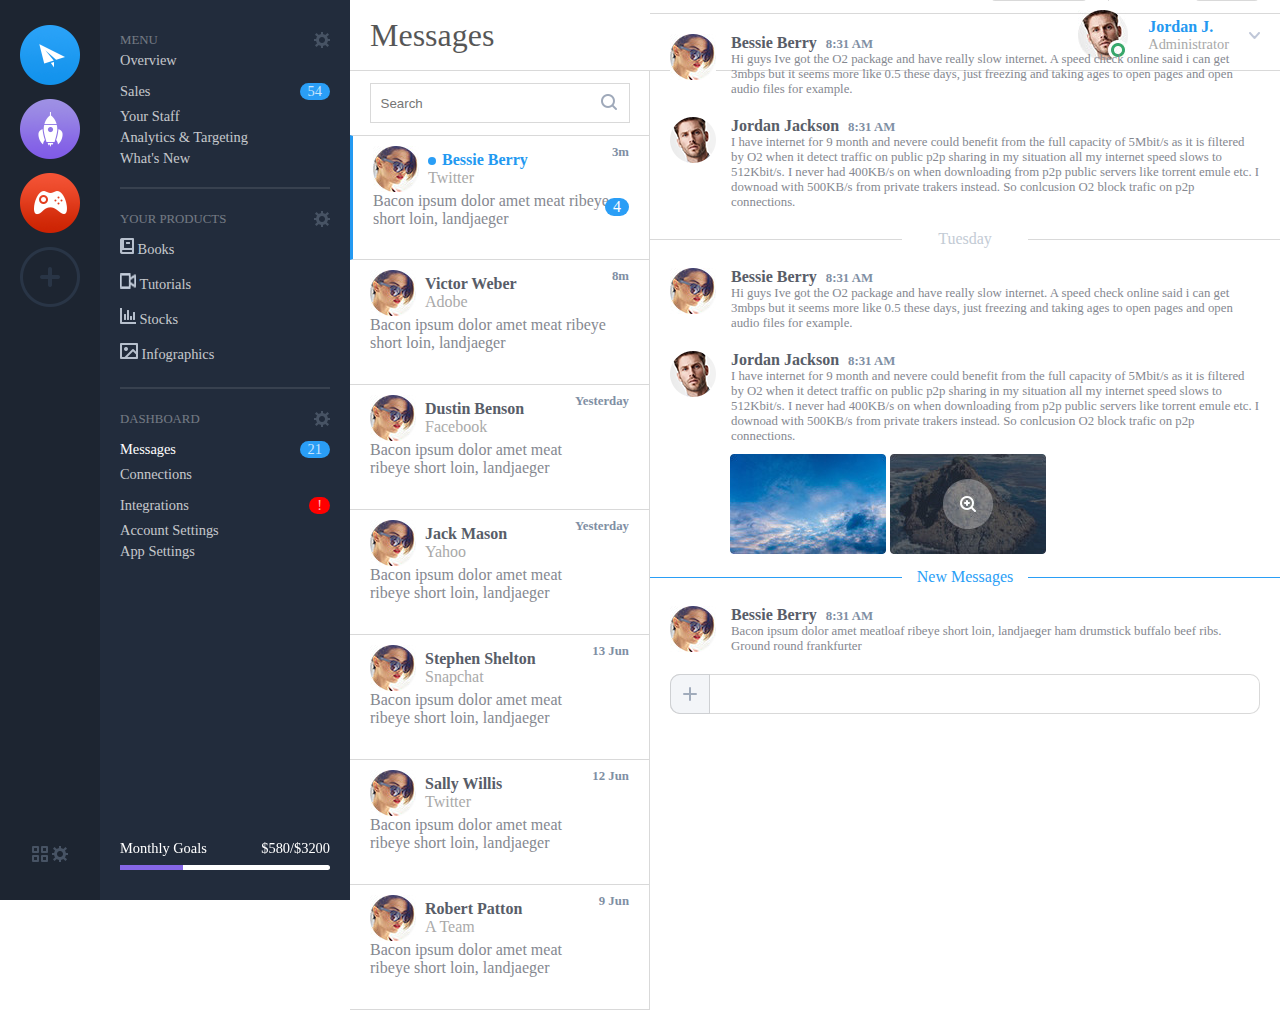
<file: D12-15 复杂页面/index.html>
<!DOCTYPE html>
<html>
    <head>
        <meta charset="utf-8">
        <title>Complex Page</title>
        <link rel="stylesheet" href="style.css">
    </head>
    <body>
        <section id="s1">
            <div class="app">
                <img src="assets/Item%201.png">
                <img src="assets/Item%202.png">
                <img src="assets/Item%203.png">
                <img src="assets/Add%20App.png">
            </div>
            <div class="settings">
                <img src="assets/Grid.png">
                <img src="assets/Settings.png">
            </div>
        </section>
        <section id="s2">
            <div class="menu">
                <div>
                    <div class="title">MENU</div>
                    <img class="settings" src="assets/Settings.png">
                </div>
                <div class="option">
                    <div>Overview</div>
                    <div class="noti">
                        <div>Sales</div>
                        <div class="note">54</div>
                    </div>
                    <div>Your Staff</div>
                    <div>Analytics & Targeting</div>
                    <div>What's New</div>
                </div>
            </div>
            <hr>
            <div  class="menu">
                <div>
                    <div class="title">YOUR PRODUCTS</div>
                    <img class="settings" src="assets/Settings.png">
                </div>
                <div class="option">
                    <div>
                        <img class="icon" src="assets/Book%20of%20Wisdom.png">
                        <div>Books</div>
                    </div>
                    <div>
                        <img class="icon" src="assets/Video%20Camera.png">
                        <div>Tutorials</div>
                    </div>
                    <div>
                        <img class="icon" src="assets/Chart.png">
                        <div>Stocks</div>               
                    </div>
                    <div>
                        <img class="icon" src="assets/Painting.png">
                        <div>Infographics</div>
                    </div>
                </div>            
            </div>
            <hr>
            <div  class="menu">
                <div>
                    <div class="title">DASHBOARD</div>
                    <img class="settings" src="assets/Settings.png">
                </div>
                <div class="option">
                    <div class="noti">
                        <div class="active">Messages</div>
                        <div class="note">21</div>
                    </div>
                    <div>Connections</div>
                    <div class="noti">
                        <div>Integrations</div>
                        <div class="note warning">!</div>
                    </div>
                    <div>Account Settings</div>
                    <div>App Settings</div>
                </div>
            </div>
            <div class="bottom">
                <div id="goal">
                    <div>Monthly Goals</div>
                    <div>$580/$3200</div>          
                </div>
                <div id="progressbar">
                  <div></div>
                </div>
            </div>
        </section>
        <section  id="s3">
            <div id="top">
                <h1>Messages</h1>
                <div id="user">
                    <img src="assets/Photo.jpg">
                    <div>
                        <div class="name name-blue">Jordan J.</div>
                        <div id="authority">Administrator</div>
                    </div>
                    <img src="assets/dropdown.png">
                </div>
            </div>
            <div class="inbox">
                <input class="search" type="text" placeholder="Search">
                <div class="message active">
                    <img src="assets/Avatar%20photo.jpg">
                    <div class="name name-blue"><span class="circle"></span>Bessie Berry</div>
                    <div class="company">Twitter</div>
                    <div class="time">3m</div>
                    <p>Bacon ipsum dolor amet meat ribeye short loin, landjaeger</p>
                    <div class="note">4</div>
                </div>
                <div class="message">
                    <img src="assets/Avatar%20photo.jpg">
                    <div class="name">Victor Weber</div>
                    <div class="company">Adobe</div>
                    <div class="time">8m</div>
                    <p>Bacon ipsum dolor amet meat ribeye short loin, landjaeger</p>
                </div>
                <div class="message">
                    <img src="assets/Avatar%20photo.jpg">
                    <div class="name">Dustin Benson</div>
                    <div class="company">Facebook</div>
                    <div class="time">Yesterday</div>
                    <p>Bacon ipsum dolor amet meat ribeye short loin, landjaeger</p>
                </div>
                <div class="message">
                    <img src="assets/Avatar%20photo.jpg">
                    <div class="name">Jack Mason</div>
                    <div class="company">Yahoo</div>
                    <div class="time">Yesterday</div>
                    <p>Bacon ipsum dolor amet meat ribeye short loin, landjaeger</p>
                </div>
                <div class="message">
                    <img src="assets/Avatar%20photo.jpg">
                    <div class="name">Stephen Shelton</div>
                    <div class="company">Snapchat</div>
                    <div class="time">13 Jun</div>
                    <p>Bacon ipsum dolor amet meat ribeye short loin, landjaeger</p>
                </div>
                <div class="message">
                    <img src="assets/Avatar%20photo.jpg">
                    <div class="name">Sally Willis</div>
                    <div class="company">Twitter</div>
                    <div class="time">12 Jun</div>
                    <p>Bacon ipsum dolor amet meat ribeye short loin, landjaeger</p>
                </div>
                <div class="message">
                    <img src="assets/Avatar%20photo.jpg">
                    <div class="name">Robert Patton</div>
                    <div class="company">A Team</div>
                    <div class="time">9 Jun</div>
                    <p>Bacon ipsum dolor amet meat ribeye short loin, landjaeger</p>
                </div>
            </div>
            <div class="content">
                <div class="show">
                    <div class="name">Bessie Berry <span class="circle"></span></div>
                    <div class="func">
                        <div class="icon-group">
                           <img class="icon-func br-l" src="assets/User%20icon.png">
                           <img class="icon-func b-l-r" src="assets/Upload%20icon.png">
                           <img class="icon-func br-r" src="assets/Trash%20icon.png">
                        </div>
                        <div class="page">1 of 28</div>
                        <div class="icon-group">
                           <img class="icon-func arrow b-r  br-l" src="assets/Arrow%20left.png">
                           <img class="icon-func arrow  br-r" src="assets/Arrow%20right.png">
                        </div>
                    </div>
                </div>
                <div>
                    <div class="conversation">  
                        <div class="part">
                            <img src="assets/Avatar%20photo.jpg">
                            <div class="mes">
                                <div class="name">Bessie Berry</div>
                                <div class="time">8:31 AM</div>
                                <p>Hi guys Ive got the O2 package and have really slow internet. A speed check online said i can get 3mbps but it seems more like 0.5 these days, just freezing and taking ages to open pages and open audio files for example.</p>
                            </div>
                        </div>
                        <div class="part">
                            <img src="assets/Avatar%20photo.png">
                            <div class="mes">
                                <div class="name">Jordan Jackson</div>
                                <div class="time">8:31 AM</div>
                                <p>I have internet for 9 month and nevere could benefit from the full capacity of 5Mbit/s as it is filtered by O2 when it detect traffic on public p2p sharing in my situation all my internet speed slows to 512Kbit/s. I never had 400KB/s on when downloading from p2p public servers like torrent emule etc. I downoad with 500KB/s from private trakers instead. So conlcusion O2 block trafic on p2p connections.</p>
                            </div>
                        </div> 
                    </div>
                    <div class="division">
                        <div></div>
                        <span>Tuesday</span>
                        <div></div>
                    </div>
                    <div class="conversation">  
                         <div class="part">
                            <img src="assets/Avatar%20photo.jpg">
                            <div class="mes">
                                <div class="name">Bessie Berry</div>
                                <div class="time">8:31 AM</div>
                                <p>Hi guys Ive got the O2 package and have really slow internet. A speed check online said i can get 3mbps but it seems more like 0.5 these days, just freezing and taking ages to open pages and open audio files for example.</p>
                            </div>
                        </div>
                        <div class="part">
                            <img src="assets/Avatar%20photo.png">
                            <div class="mes">
                                <div class="name">Jordan Jackson</div>
                                <div class="time">8:31 AM</div>
                                <p>I have internet for 9 month and nevere could benefit from the full capacity of 5Mbit/s as it is filtered by O2 when it detect traffic on public p2p sharing in my situation all my internet speed slows to 512Kbit/s. I never had 400KB/s on when downloading from p2p public servers like torrent emule etc. I downoad with 500KB/s from private trakers instead. So conlcusion O2 block trafic on p2p connections.</p>
                            </div>
                        </div>
                        <div class="attachment">
                            <img src="assets/Photo%201.jpg">
                            <img src="assets/Photo%202.jpg">
                        </div>
                    </div>
                    <div  class="division new">
                        <div></div>
                        <span>New Messages</span>
                        <div></div>
                    </div>
                    <div  class="conversation">  
                         <div class="part">
                            <img src="assets/Avatar%20photo.jpg">
                            <div class="mes">
                                <div class="name">Bessie Berry</div>
                                <div class="time">8:31 AM</div>
                                <p>Bacon ipsum dolor amet meatloaf ribeye short loin, landjaeger ham drumstick buffalo beef ribs. Ground round frankfurter</p>
                            </div>
                        </div>
                        <div class="input">
                            <i class="add"></i>
                            <input type="text">
                        </div>
                    </div>
                </div>
            </div>
        </section>
    </body>
</html>
</file>
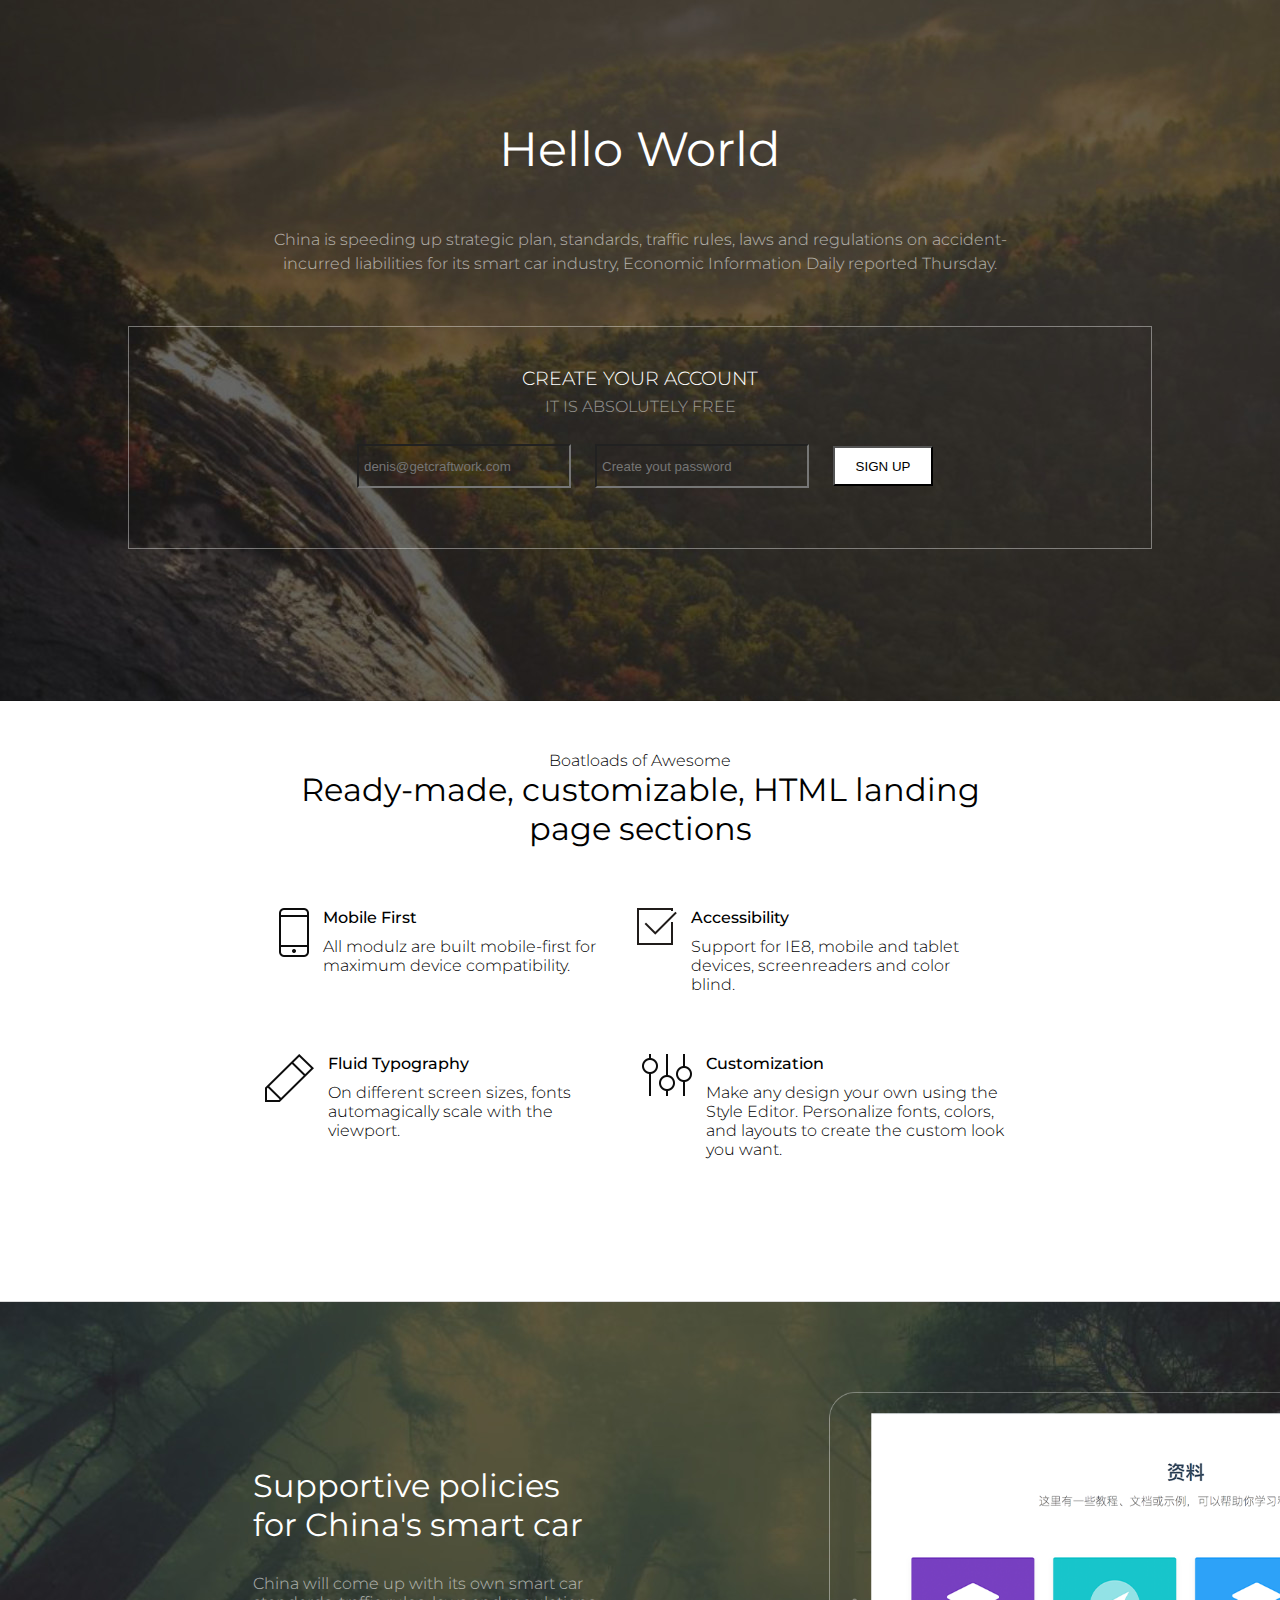
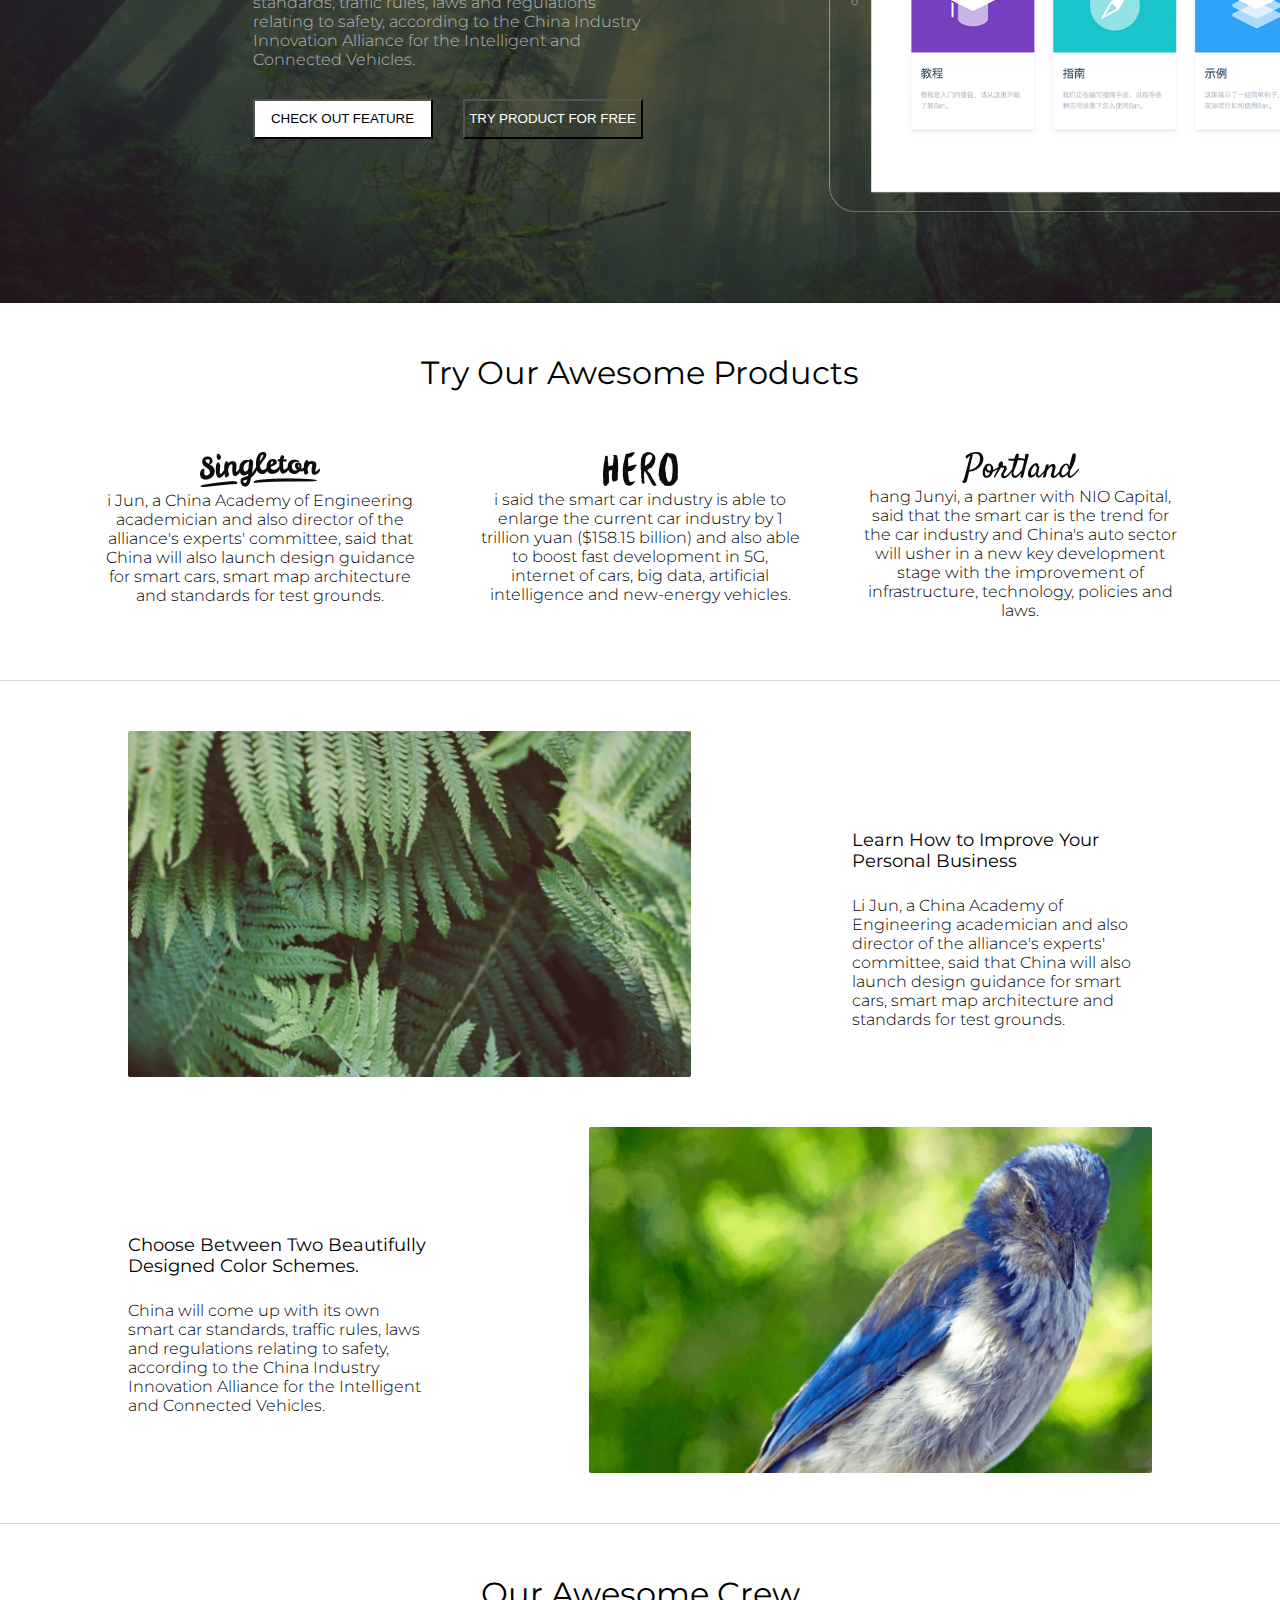
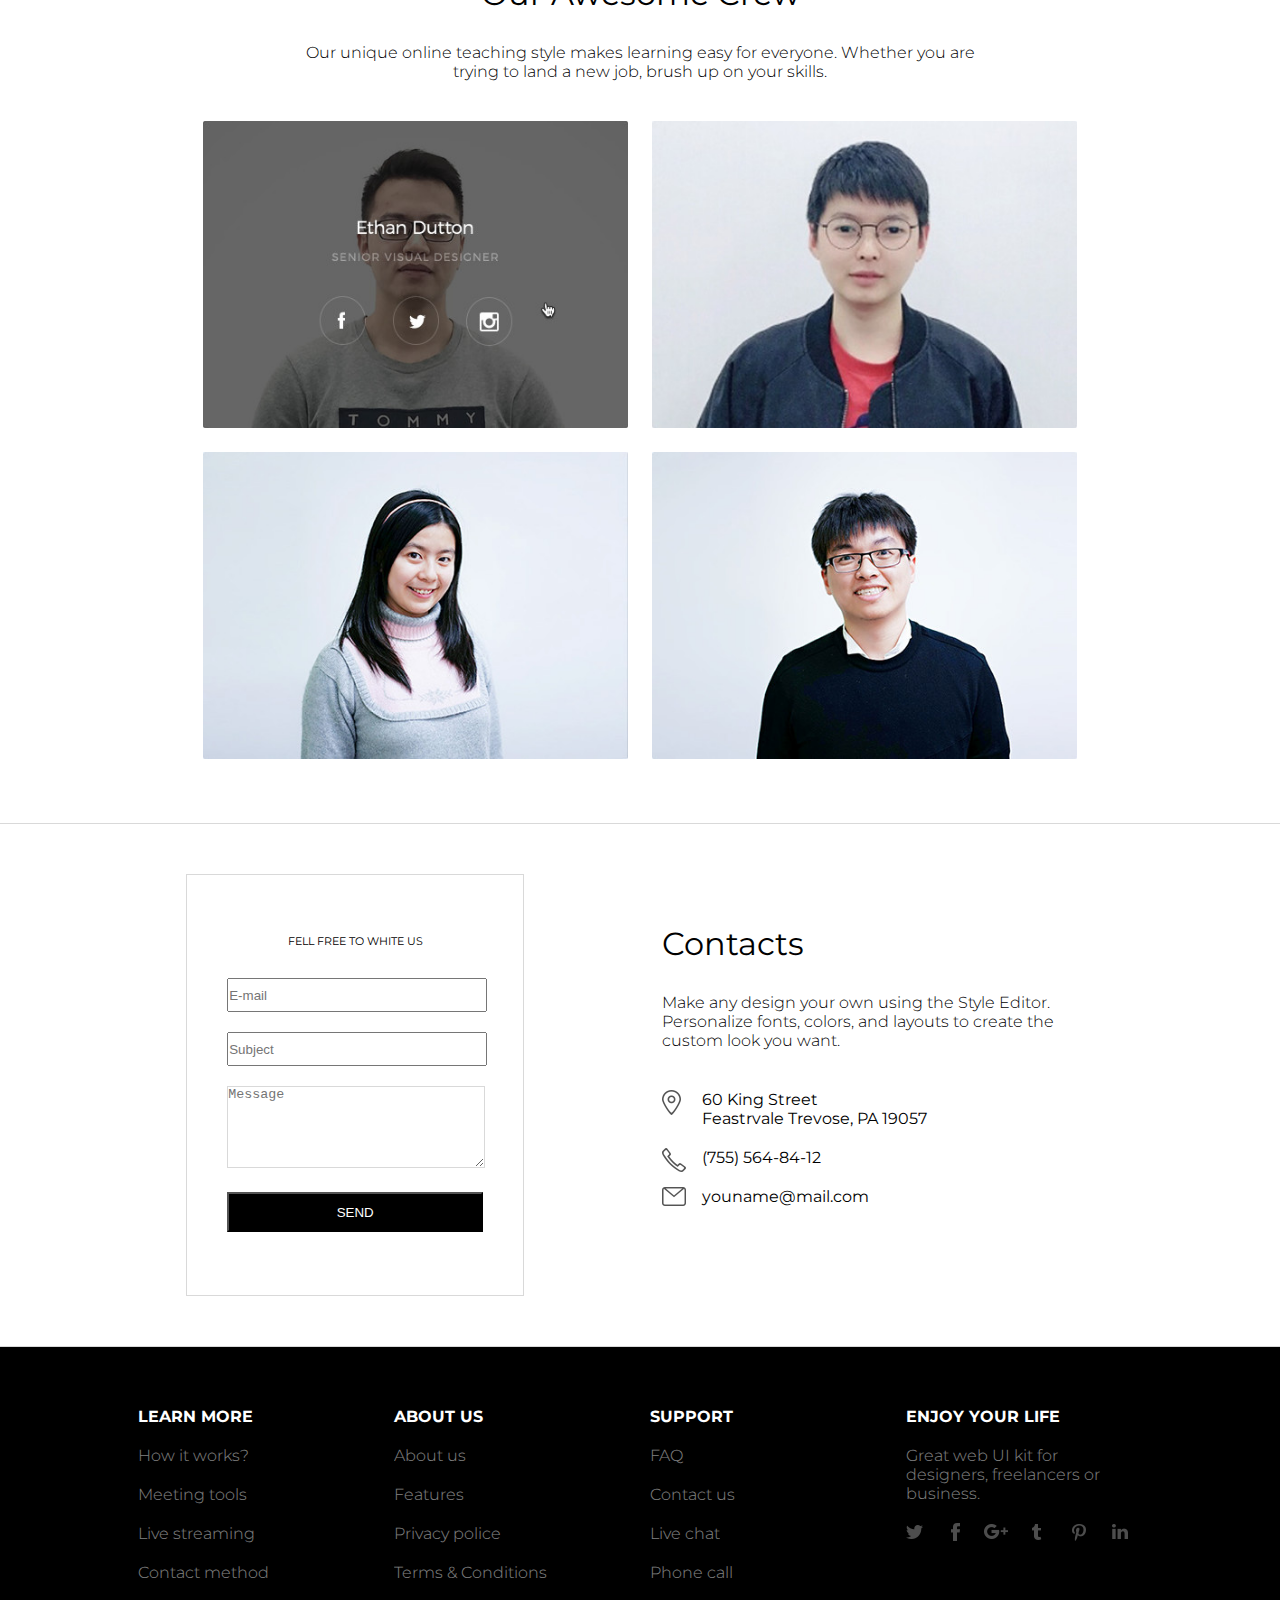
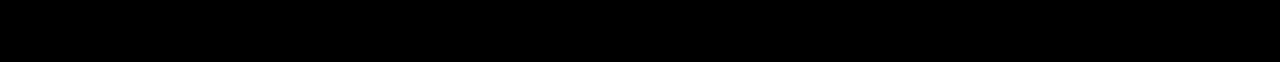
<file: D9-10 漂亮网站/index.html>
<!DOCTYPE html>
<html>
<head>
    <meta charset="utf-8">
    <title>HELLO WORLD WEB</title>
    <link rel="stylesheet" href="style.css">
    <link href="https://fonts.googleapis.com/css?family=Montserrat:200,400" rel="stylesheet">
</head>
<body>
    <section id="s1">
        <div class="container">
            <h1>Hello World</h1>
            <p>China is speeding up strategic plan, standards, traffic rules, laws and regulations on accident-incurred liabilities for its smart car industry, Economic Information Daily reported Thursday.</p>
            <form>
                <h3>CREATE YOUR ACCOUNT</h3>
                <p>IT IS ABSOLUTELY FREE</p>
                <input type="email" placeholder="denis@getcraftwork.com">
                <input type="password" placeholder="Create yout password">
                <button>SIGN UP</button>
            </form>
        </div>
    </section>
    <section id="s2">
        <div class="container">
            <p>Boatloads of Awesome</p>
            <h1>Ready-made, customizable, HTML landing page sections</h1>
            <div>
                <div>
                    <img src="assets/P2_1%20Iphone%20Icon.png">
                    <div>
                        <p>Mobile First</p>
                        <p>All modulz are built mobile-first for maximum device compatibility.</p>
                    </div>
                </div>
                <div>
                    <img src="assets/P2_2%20Check%20Icon.png">
                    <div>
                        <p>Accessibility</p>
                        <p>Support for IE8, mobile and tablet devices, screenreaders and color blind.</p>
                    </div>
                </div>
                <div>
                    <img src="assets/P2_3%20Pencil%20Icon.png">
                    <div>
                        <p>Fluid Typography</p>
                        <p>On different screen sizes, fonts automagically scale with the viewport.</p>                    
                    </div>
                </div>
                <div>
                    <img src="assets/P2_4%20Settings%20Icon.png">
                    <div>
                        <p>Customization</p>
                        <p>Make any design your own using the Style Editor. Personalize fonts, colors, and layouts to create the custom look you want.</p>
                    </div>
                </div>
            </div>
        </div>
    </section>
    <section id="s3">
        <div>
            <h1>Supportive policies for China's smart car</h1>
            <p>China will come up with its own smart car standards, traffic rules, laws and regulations relating to safety, according to the China Industry Innovation Alliance for the Intelligent and Connected Vehicles.</p>
            <button>CHECK OUT FEATURE</button>
            <button>TRY PRODUCT FOR FREE</button>       
        </div>
        <img src="assets/P3_2%20Screen.png">
    </section>
    <section id="s4">
        <h1>Try Our Awesome Products</h1>
        <div>
            <div>
                <img src="assets/P4_1%20Singleton.png">
                <p>i Jun, a China Academy of Engineering academician and also director of the alliance's experts' committee, said that China will also launch design guidance for smart cars, smart map architecture and standards for test grounds.</p>
            </div>
            <div>
                <img src="assets/P4_2%20Hero.png">
                <p>i said the smart car industry is able to enlarge the current car industry by 1 trillion yuan ($158.15 billion) and also able to boost fast development in 5G, internet of cars, big data, artificial intelligence and new-energy vehicles.</p>
            </div>
            <div>
                <img src="assets/P4_3%20Portland.png">
                <p>hang Junyi, a partner with NIO Capital, said that the smart car is the trend for the car industry and China's auto sector will usher in a new key development stage with the improvement of infrastructure, technology, policies and laws.</p>
            </div>
        </div>
    </section>
    <section id="s5">
        <div class="container">
            <img src="assets/P5_1%20Photo.jpg">
            <div>
                <h3>Learn How to Improve Your Personal Business</h3>
                <p>Li Jun, a China Academy of Engineering academician and also director of the alliance's experts' committee, said that China will also launch design guidance for smart cars, smart map architecture and standards for test grounds.</p>
            </div>
            <div>
                <h3>Choose Between Two Beautifully Designed Color Schemes.</h3>
                <p>China will come up with its own smart car standards, traffic rules, laws and regulations relating to safety, according to the China Industry Innovation Alliance for the Intelligent and Connected Vehicles.</p>
            </div>
            <img src="assets/P5_2%20Photo.jpg">
        </div>
    </section>
    <section id="s6">
        <div class="container">
            <h1>Our Awesome Crew</h1>
            <p>Our unique online teaching style makes learning easy for everyone. Whether you are trying to land a new job, brush up on your skills.</p>
            <img src="assets/P6_1%20Userpic%201.jpg">
            <img src="assets/P6_2%20Userpic%202.jpg">
            <img src="assets/P6_3%20Userpic%203.jpg">
            <img src="assets/P6_4%20Userpic%204.jpg">
        </div>
    </section>
    <section id="s7">
        <div class="container">
            <form>
                <h6>FELL FREE TO WHITE US</h6>
                <input type="email" placeholder="E-mail">
                <input type="text" placeholder="Subject">
                <textarea placeholder="Message"></textarea>
                <button>SEND</button>
            </form>
            <div>
                <h1>Contacts</h1>
                <p>Make any design your own using the Style Editor. Personalize fonts, colors, and layouts to create the custom look you want.</p>
                <div>
                    <img src="assets/P7_1%20Map%20Icon.png">
                    <p>60 King Street <br> Feastrvale Trevose, PA 19057</p>
                </div>
                <div>
                    <img src="assets/P7_2%20Phone%20Icon.png">
                    <p>(755) 564-84-12</p>
                </div>
                <div>
                    <img src="assets/P7_3%20Mail%20Icon.png">
                    <p>youname@mail.com</p>
                </div>
            </div>
        </div>
    </section>
    <footer>
        <div class="container">
            <div>
                <h4>LEARN MORE</h4>
                <a>How it works?</a>
                <a>Meeting tools</a>
                <a>Live streaming</a>
                <a>Contact method</a>
            </div>
            <div>
                <h4>ABOUT US</h4>
                <a>About us</a>
                <a>Features</a>
                <a>Privacy police</a>
                <a>Terms & Conditions</a>
            </div>
            <div>
                <h4>SUPPORT</h4>
                <a>FAQ</a>
                <a>Contact us</a>
                <a>Live chat</a>
                <a>Phone call</a>
            </div>
            <div>
                <h4>ENJOY YOUR LIFE</h4>
                <p>Great web UI kit for designers, freelancers or business.</p>
                <img src="assets/P8%20Socials%20Buttons.png">
            </div>
        </div>
    </footer>
</body>
</html>
</file>
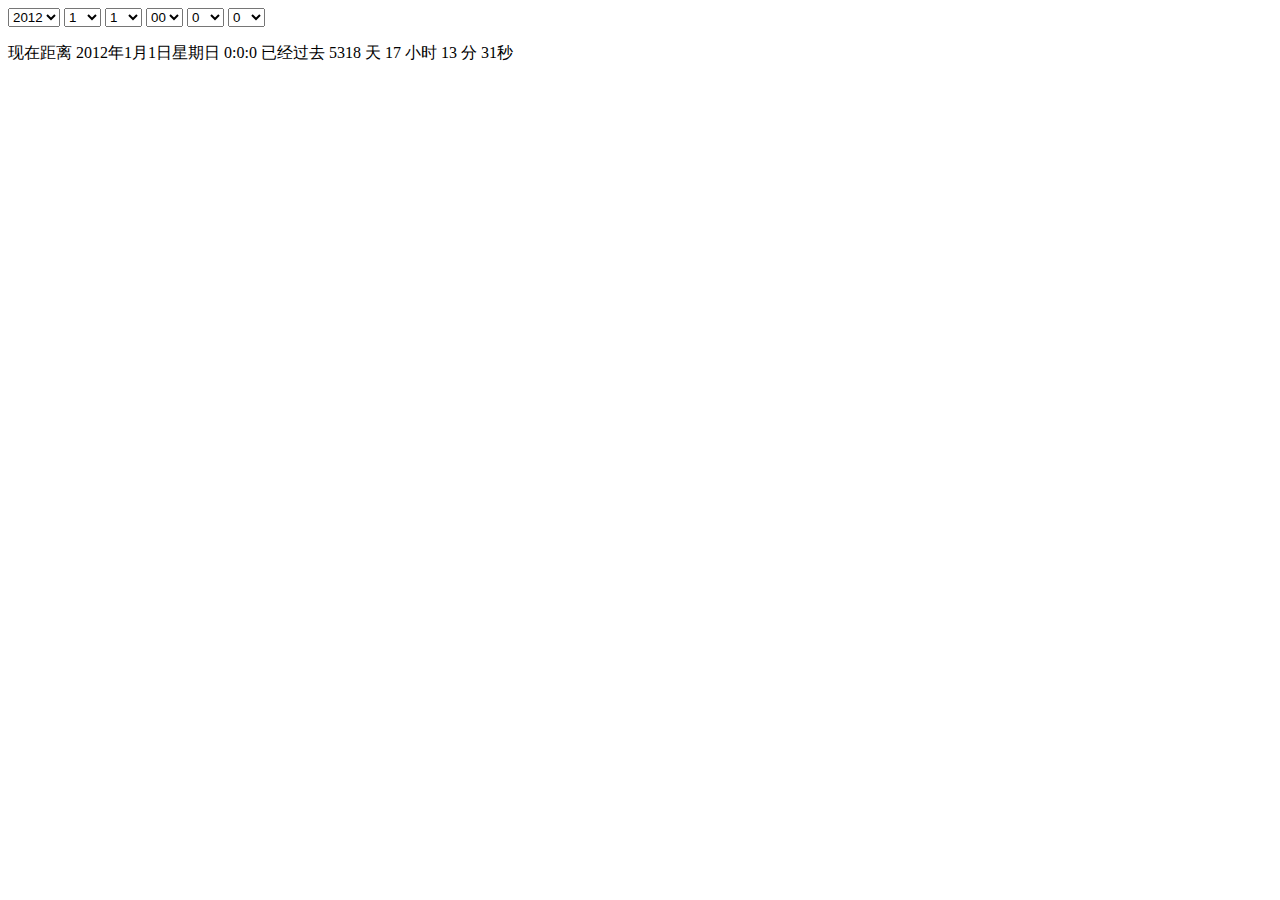
<file: D25-27 timeDiff.html>
<!DOCTYPE html>
<html>
    <head>
    </head>
    <body>
        <select id="year-select">
        </select>

        <select id="month-select">
        </select>

        <select id="day-select">
        </select>

        <select id="hour-select">
        </select>

        <select id="minute-select">
        </select>

        <select id="second-select">
        </select>

        <p id="result-wrapper"></p>
        <script>
            var yearS = document.getElementById("year-select");
            var monthS = document.getElementById("month-select");
            var dayS = document.getElementById("day-select");
            var hourS = document.getElementById("hour-select");
            var minuteS = document.getElementById("minute-select");
            var secondS = document.getElementById("second-select");
            var selects = document.querySelectorAll("select");
            var result = document.getElementById("result-wrapper");
            
            init();
            selects.forEach(function(select){
                select.onchange = getTime;
            })
            
            
            function init(){
                setYear();
                setMonth();
                setDay();
                setTime();
                getTime();
            }
            
            function setYear(){
                for (var i = 0; i < 10; i++){
                    y = i + 2012
                    yearS.options.add(new Option(y, y));
                }
                yearS.selectedIndex = 0;
            }
            
            function setMonth(){
                for (var i = 0; i <= 11; i++){
                    monthS.options.add(new Option(i+1, i));
                }
                monthS.selectedIndex = 0;
            }
            
            function setDay(){
                var year = yearS.options[yearS.selectedIndex].value;
                var month = monthS.options[monthS.selectedIndex].text;
                switch (month){
                    case "1":
                    case "3":
                    case "5":
                    case "7":
                    case "8":
                    case "10":
                    case "12":
                        for (var i = 1; i <= 31; i++){
                            dayS.options.add(new Option(i, i));
                        };
                        break;
                    case "2":
                        if (year % 4 == 0){
                            for (var i = 1; i <= 28; i++){
                                dayS.options.add(new Option(i, i));
                            };
                        } else {
                            for (var i = 1; i <= 29; i++){
                                dayS.options.add(new Option(i, i));
                            };
                        }
                        break;
                    case "4":
                    case "6":
                    case "10":
                    case "12":
                        for (var i = 1; i <= 30; i++){
                            dayS.options.add(new Option(i, i));
                        };
                        break;
                }
                dayS.selectedIndex = 0;
            }
            
            function setTime(){
                for (var i = 0; i <= 23; i++){
                    var text;
                    i < 10 ? text = "0" + i : text = i;  
                    hourS.options.add(new Option(text, i));
                }
                for (var i = 0; i <= 59; i++){ 
                    minuteS.options.add(new Option(i, i));
                    secondS.options.add(new Option(i, i));
                }
                hourS.selectedIndex = 0;
                minuteS.selectedIndex = 0;
                secondS.selectedIndex = 0;
            }
            
            function getTime(){
                var year = yearS.options[yearS.selectedIndex].value;
                var monthIndex = monthS.options[monthS.selectedIndex].value;
                var month = monthS.options[monthS.selectedIndex].text;
                var day = dayS.options[dayS.selectedIndex].value;
                var hour = hourS.options[hourS.selectedIndex].value;
                var minute = minuteS.options[minuteS.selectedIndex].value;
                var second = secondS.options[secondS.selectedIndex].value;
                var time = new Date(year, monthIndex, day, hour, minute, second);
                var week = ["日", "一", "二", "三", "四", "五", "六"]
                var weekday = week[time.getDay()];
                var now = new Date();
                var timeText = "现在距离 "+year+"年"+month+"月"+day+"日星期"+weekday+" "+hour+":"+minute+":"+second
                var diff = calTime(time, now);
                result.innerHTML = timeText + diff;
                
            }
            
            function calTime(time, now){
                if (time < now){
                    var text = " 已经过去 "
                } else {
                    var text = " 还有 "
                }
                var millis = Math.abs(time - now);
                millis = millis / 1000;
                var seconds = Math.floor(millis % 60);
                millis = millis / 60;
                var minutes = Math.floor(millis % 60);
                millis = millis / 60;
                var hours = Math.floor(millis % 24);
                var days = Math.floor(millis / 24);
                return text+days+" 天 "+hours+" 小时 "+minutes+" 分 "+seconds+"秒";
            }
            
        </script>
    </body>
</html>
</file>
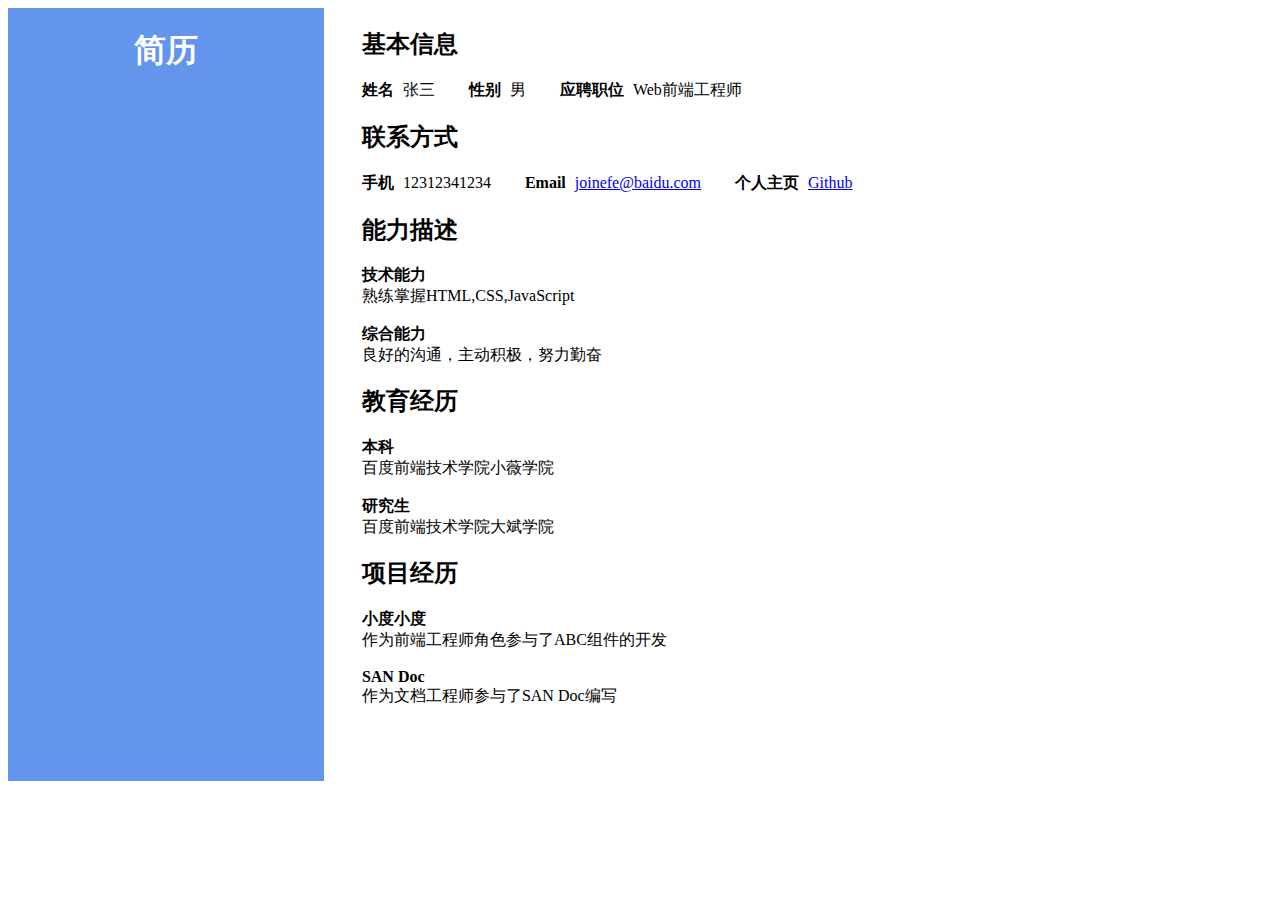
<file: D5三种简历/resume.html>
<!DOCTYPE html>
<html>
    <head>
        <meta charset="utf-8">
        <title>Resume</title>
        <link rel="stylesheet" href="css/style_2.css">
    </head>
    <body>
        <div id="part1">
            <h1>简历</h1>
        </div>
        <div id="part2">
            <div class="basic">
                <h2>基本信息</h2>
                <p>
                    <b>姓名</b>
                    <span>张三</span>
                    <b>性别</b>
                    <span>男</span>
                    <b>应聘职位</b>
                    <span>Web前端工程师</span>
                </p>
            </div>
            <div class="basic">
                <h2>联系方式</h2>
                <p>
                    <b>手机</b>
                    <span>12312341234</span>
                    <b>Email</b>
                    <a href="mailto:joinefe@baidu.com">joinefe@baidu.com</a>
                    <b>个人主页</b>
                    <a href="http://github.com">Github</a>
                </p>
            </div>
            <div class="detail">
                <h2>能力描述</h2>
                <p>
                    <b>技术能力</b>
                    <span>熟练掌握HTML,CSS,JavaScript</span>
                    <br/>
                    <b>综合能力</b>
                    <span>良好的沟通，主动积极，努力勤奋</span>
                </p>
            </div>
            <div class="detail">
                <h2>教育经历</h2>
                <p>
                    <b>本科</b>
                    <span>百度前端技术学院小薇学院</span>
                    <br/>
                    <b>研究生</b>
                    <span>百度前端技术学院大斌学院</span>
                </p>
            </div>
            <div class="detail">
                <h2>项目经历</h2>
                <p>
                    <b>小度小度</b>
                    <span>作为前端工程师角色参与了ABC组件的开发</span>
                    <br/>
                    <b>SAN Doc</b>
                    <span>作为文档工程师参与了SAN Doc编写</span>
                </p>
            </div>
        </div>
    </body>
</html>
</file>
<file: D12-15 复杂页面/style.css>
* {
    border: 0;
    margin: 0;
    box-sizing: border-box;
}

html, body {
    height: 100%;
    width: 100%;
    display: flex;
}

#s1 {
    position: fixed;
    height: 100%;
    width: 100px;
    padding: 20px 0;
    text-align: center;
    background-color: #1d2531;
}

#s1 .app img {
    height: 60%;
    width: 60%;
    padding: 5px 0;
}

#s1 .settings {
    position: relative;
    bottom: calc(330px - 100%);
}

#s2 {
    position: fixed;
    height: 100%;
    width: 250px;
    padding: 10px 20px;
    margin-left: 100px;
    color: rgba(255, 255, 255, 0.75);
    background-color: #222c3c;
}

#s2 .menu {
    margin: 20px 0;
}

#s2 .menu div:first-child {
    clear: both;
}

#s2 .title {
    display: inline-block;
    font-size: 0.8rem;
    opacity: 0.5;
}

#s2 .settings {
    float: right;
    padding-top: 2px;
}

#s2 .option div{
    font-size: 0.9rem;
    margin: 4px 0;
}

#s2 .option div div{
    display: inline-block;
    margin-top:10px;
}

#s2 .option div div{
    display: inline-block;
}

#s2 .option .active {
    color: rgb(255, 255, 255);
}

#s2 .menu:nth-child(2) .option > div div{
    padding-left: 3px;
    display: inline-block;
}

#s2 .noti {
    display: flex;
    align-items:flex-end;
    justify-content: space-between;
}

.note {
    display: inline-block;
    padding: 0 8px;
    border-radius: 1em;
    background-color: #2a9ef6;
}

#s2 hr {
    border: 0.5px solid rgba(255, 255, 255, 0.1);
}

.warning {
    background-color: red;
}

#s2 .bottom {
    position: fixed;
    width: 210px;
    bottom:30px;
    display: inline-block;
    font-size: 0.9rem;
    color: white;
}

#goal {
    display: flex;
    justify-content: space-between;
    margin-bottom: 8px;
}

#progressbar {
    height: 5px;
    width: 100%;
    border-radius: 5px;
    background-color: white;
}

#progressbar > div {
    width: 30%;
    height: 5px;
    background-color: #8566e6;
}

#s3 {
    margin: 0 0 20px 350px;
}

#top {
    display: flex;
    align-items: center;
    justify-content: space-between;
    border-bottom: 1px solid rgba(0, 0, 0, 0.15);
    background-color: white;
}

#top h1 {
    margin-left: 20px;
    font-weight: 400;
    opacity: 0.66;
}

#user {
    display: flex;
    align-items: center;
    justify-content: space-around;
    margin: 10px 0;
}

#user > div {
    margin: 0 20px;
}

#authority {
    font-size: 0.9rem;
    color: darkgrey;
}

#user img:last-child {
    margin-right: 20px;
}

.inbox {
    width: 300px;
    display: flex;
    flex-direction: column;
    border-right: 1px solid rgba(0, 0, 0, 0.15);   
}

.inbox .search {
    height: 40px;
    width: 260px;
    line-height: 35px;
    padding-left:10px; 
    border: 1px solid rgba(0, 0, 0, 0.15); 
    margin: 12px auto;
    background-image: url(assets/Search%20icon.png);
    background-repeat: no-repeat;
    background-position: 230px 10px;
}

#s3 .message {
    height: 125px;
    padding: 10px 20px;
    border-bottom: 1px solid rgba(0, 0, 0, 0.15);
}

#s3 .active{
    border-left: 3px solid #2399f1;
}

#s3 .message:first-of-type {
    border-top: 1px solid rgba(0, 0, 0, 0.15);
}

.circle {
    display: inline-block;
    width: 8px;
    height: 8px;
    border-radius: 50%;
    margin-right: 6px;
    background-color: #2a9ef6; 
}

.name {
    font-weight: 600;
    color: #585d68;
}

.name-blue {
    color: #2399f1;
}

#s3 .message .name {
    position: relative;
    left: 55px;
    top: -45px;
}

#s3 .message .company {
    position: relative;
    left: 55px;
    top: -45px;
    color: darkgray;
}

.time {
    color: #7f8fa4;
    font-size: 0.8rem;
    font-weight: 600;
}

#s3 .message .time {
    position: relative;
    float: right;
    top: -87px;
}

#s3 .note {
    position: relative;
    float: right;
    top: -70px;
    color: white;
}

.message p {
    position: relative;
    color: #858890;
    top: -40px;
}

#s3 .content {
    position: relative;
    float: right;
    margin-left: 300px;
    top: -120%;
}

#s3 .show {
    height: 60px;
    display: flex;
    align-items: center;
    justify-content: space-between;
    padding: 10px 20px;
    border-bottom: 1px solid rgba(0, 0, 0, 0.15);
}

.show .circle {
    margin-left: 10px;
    background-color: #1bb934;
}

.func {
    display: flex;
}

.b-l-r {
    border-left: 1px solid rgba(0, 0, 0, 0.15);
    border-right: 1px solid rgba(0, 0, 0, 0.15);
}

.b-r {
    border-right: 1px solid rgba(0, 0, 0, 0.15);
}

.br-l {
    border-radius: 5px 0 0 5px;
}

.br-r {
    border-radius: 0 5px 5px 0;
}

.icon-group {
    height: 34px;
    display: flex;
    border: 1px solid rgba(0, 0, 0, 0.15);
    border-radius: 5px;
    list-style: none;
}

.icon-func {
    width: 32px;
    height: 32px;
    padding: 7px;
    display: block;
    background-color: #f3f5f8;
}

.icon-group .arrow {
    padding: 11px;
}

.conversation{
    padding: 20px 20px 0 20px;
}

.page {
    padding: 0 20px;
    border-left: 1px solid rgba(0, 0, 0, 0.15);
    margin-left: 20px;
    line-height: 30px;
    color: #7f8fa4;
    font-weight: 600;
}

.part {
    padding-bottom: 20px; 
    display: flex;
    align-items: flex-start;
    
}

.mes {
    padding-left: 15px;
}

.mes .name {
    display: inline-block;
}

.mes .time {
    display: inline-block;
    margin-left: 5px;
}
.mes p {
    font-size: 0.8rem;
    color: #858890;
}

.attachment {
    margin: -10px 0 10px 60px;
}

.division {
    display: flex;
    align-items: center;
    justify-content: space-between;
    text-align: center;
}

.division div{
    width: 40%;
    height: 0%;
    border-bottom: 1px solid rgba(0, 0, 0, 0.15);
}

.division span {
    color: #c3cbd5;
    font-weight: 400;
    margin: 0 10px;
}

.new span {
    color: #2a9ef6;
}

.new div{
    border-bottom: 1px solid #2a9ef6;
}

.input {
    position: relative;
    margin-bottom: 20px;
}

.input i {
    height: 40px;
    width: 40px;
    position: absolute;
    border: 1px solid rgba(0, 0, 0, 0.15);
    border-radius: 10px 0 0 10px;
    background: url(assets/Add%20icon.png) no-repeat center;
    background-color: #f3f5f8;
}

.input input {
    height: 40px;
    width: 100%;
    border-radius: 10px;
    border: 1px solid rgba(0, 0, 0, 0.15);
}
</file>
<file: D9-10 漂亮网站/style.css>
* {
    padding: 0;
    margin: 0;
}

html {
    font-family: Montserrat;
    font-weight: 300;
}

section {
    align-items: center;
    text-align: center;
    border-bottom: 1px solid rgba(0, 0, 0, 0.15);
}

.container {
    width: 80%;
    margin: 0 auto;
}

h1 {
    font-weight: 400;
}

button {
    height: 40px;
    width: 100px;
    margin-left: 10px;
    background-color: #fff;
}

#s1 {
    height: 700px;
    color: white;
    background-image: url(assets/P1%20Background.jpg);
}

#s1 h1{
    padding-top: 120px;
    font-size: 3rem;
}

#s1 p {
    width: 78%;
    margin: 50px auto;
    line-height: 1.5rem;
    opacity: 0.6;
}

#s1 form {
    padding: 40px 50px;
    margin: 50px auto;
    border: 1px solid rgba(255,255,255,0.4);
    font-weight: 300;
}

#s1 form h3{
    font-weight: 300;
    margin: 0;
}

#s1 form p{
    margin: 5px auto;
    opacity: 0.5;
}

#s1 form input{
    height: 30px;
    width: 200px;
    color: white;
    padding: 5px;
    margin: 20px 10px;;
    background-color: transparent;
}

#s2 {
    height: 500px;
    padding: 50px 0;
}

#s2 h1{
    width: 75%;
    font-size: 2rem;
    margin: 0 auto 30px;;
}

#s2 .container div div {
    margin: 30px 0;
    display: inline-block;
    text-align: left;
    vertical-align: top;
}

#s2 .container div div div{
    width: 300px;
    margin:0 10px; 
}

#s2 .container div div p:nth-of-type(1) {
    font-weight: 500;
    margin-bottom: 10px;
}

#s3 {
    height: 600px;
    color: white;
    display: flex;
    align-items: center;
    justify-content: flex-end;
    background-image: url(assets/P3_1%20Background.jpg);
}

#s3 div {
    width: 45%;
    text-align: left;
}

#s3 div h1 {
    width: 60%;
}

#s3 div p {
    width: 70%;
    margin-top: 30px;
    opacity: 0.6;
}

#s3 div button {
    width: 180px;
    margin: 30px 30px 0 0;
    float: left;
}

#s3 div button:last-of-type {
    color: white;
    background-color: transparent;
}

#s3 img {
    height: 70%;
}

#s4 h1 {
    margin: 50px auto;
}

#s4 > div {
    display: flex;
    justify-content:center;
    vertical-align: top;
}

#s4 div div {
    margin:10px 30px 60px 30px;
    width: 25%;
}

#s5 .container {
    margin: 50px auto 0;
    display: flex;
    flex-wrap: wrap;
    justify-content: space-between;
}

#s5 .container img {
    height: 100%;
    width: 55%;
    margin-bottom: 50px;
}

#s5 .container div {
    width: 300px;
    margin: auto 50px auto 0;
    text-align: left;
}

#s5 .container div:first-of-type {
    margin: auto 0 auto 50px;
}

#s5 h3 {
    font-weight: 400;
    font-size: 1.1rem;
    margin-bottom: 25px;
}

#s6 {
    padding: 50px;
    display: flex;
    flex-wrap: wrap;
}

#s6 p {
    width: 75%;
    margin: 30px auto;
}

#s6 img {
    width: 45%;
    margin: 10px;
}

#s7 form {
    height: 300px;
    width: 25%;
    padding: 40px 40px 80px;
    margin: 50px auto;
    display: inline-block;
    border: 1px solid rgba(0,0,0,0.15);
}

#s7 form h6 {
    font-weight: 400;
    margin: 20px auto;
}

#s7 form input {
    height: 30px;
    width: 100%;
    margin: 10px auto;
}

#s7 form textarea {
    width: 100%;
    height: 80px;
    margin: 10px auto;
    border: 1px solid rgba(0,0,0,0.15);
}

#s7 form button {
    width: 100%;
    margin: 10px auto;
    color: white;
    background-color: black;
}

#s7 .container > div {
    width: 40%;
    float: right;
    margin: 100px 0;
    padding: 0 80px;
    text-align: left;
}

#s7 .container > div > p{
    margin: 30px 0 40px 0;
}

#s7 .container > div div{
    width: 300px;
    margin: 20px 10px 10px 0;
    text-align: left;
}

#s7 .container > div div img{
    float: left;
}

#s7 .container > div div p{
    font-weight: 400;
    margin-left: 40px;
}

footer {
    color: white;
    background-color: black;
    padding: 50px 0;
}

footer .container {
    display: flex;
}

footer .container div{
    width: 25%;
    margin: 10px;
}

footer .container a{
    display: block;
    margin: 20px 0;
    opacity: 0.5;
}

footer .container p{
    display: block;
    margin: 20px 0;
    opacity: 0.5;
}
</file>
<file: D5三种简历/css/style_2.css>
#part1{
    width: 25%;
    float: left;
    background-color: cornflowerblue;
}

#part2{
    margin-left: 3%;
    float: left;
}

h1{
    height: 730px;
    text-align: center;
    color: white;
}

.basic span,a{
    margin-left:5px; 
    margin-right:30px; 
}

.detail span{
    display:block;
    line-height: 20px;
}
</file>
